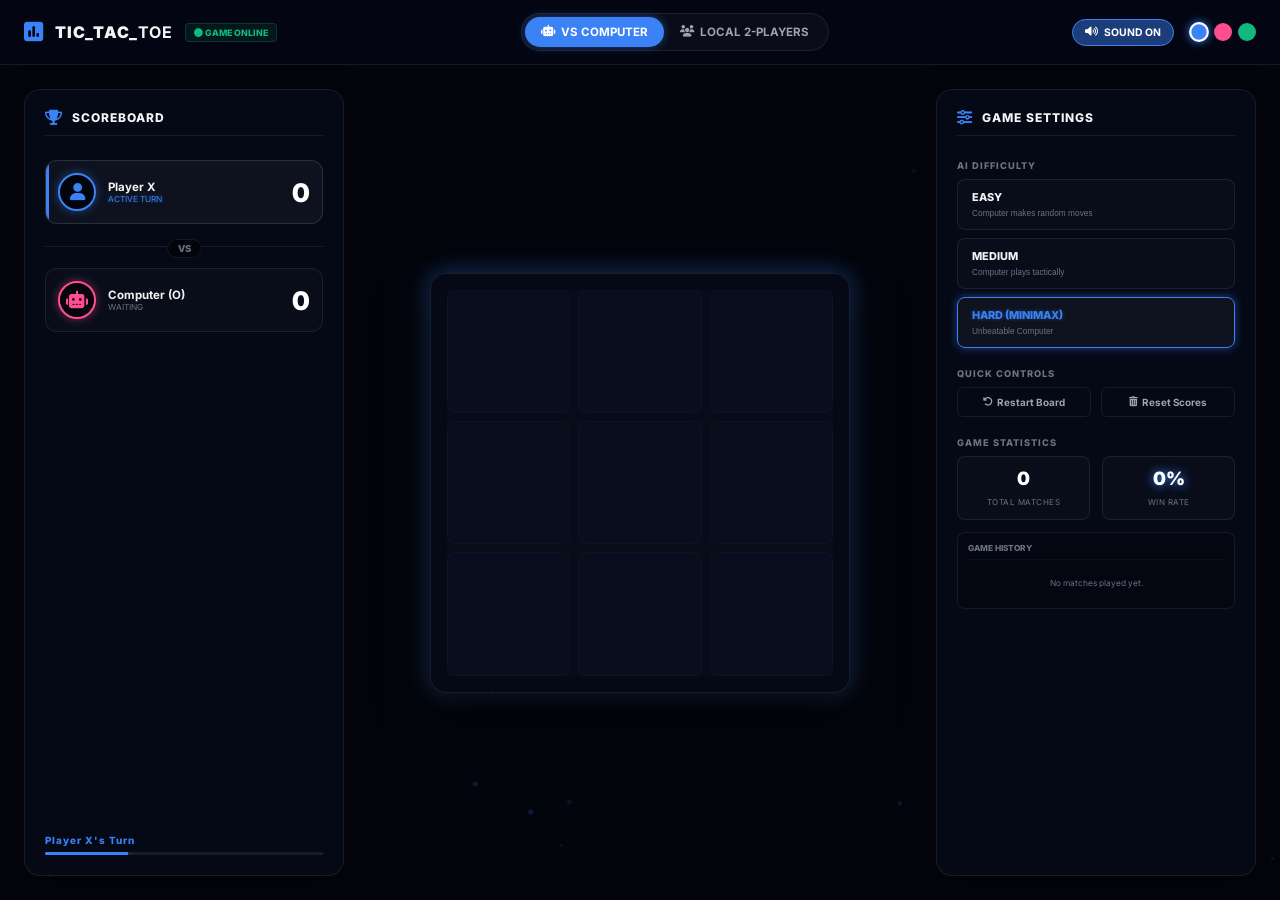
<file: index.html>
<!DOCTYPE html>
<html lang="en">
<head>
    <meta charset="UTF-8">
    <meta name="viewport" content="width=device-width, initial-scale=1.0">
    <title>Tic Tac Toe | Modern Responsive Game</title>
    <!-- Fonts -->
    <link rel="preconnect" href="https://fonts.googleapis.com">
    <link rel="preconnect" href="https://fonts.gstatic.com" crossorigin>
    <link href="https://fonts.googleapis.com/css2?family=Inter:wght@300;400;500;600;700;800;900&display=swap" rel="stylesheet">
    <!-- FontAwesome for High-End Icons -->
    <link rel="stylesheet" href="https://cdnjs.cloudflare.com/ajax/libs/font-awesome/6.4.0/css/all.min.css">
    <style>
        /* ==========================================================================
           NEON NEXUS RESPONSIVE REDESIGN STYLESHEET
           Ultra Premium Single-Page Tic Tac Toe CSS Framework
           ========================================================================== */

        /* 1. Global Color Tokens & Variables */
        :root {
            --bg-dark-core: #03050c;
            --bg-dark-panel: rgba(8, 12, 28, 0.7);
            --bg-dark-glass: rgba(10, 16, 36, 0.45);
            
            --neon-blue: #3b82f6;
            --neon-blue-glow: rgba(59, 130, 246, 0.45);
            
            --neon-pink: #ff4d8d;
            --neon-pink-glow: rgba(255, 77, 141, 0.45);
            
            --neon-green: #10b981;
            --neon-green-glow: rgba(16, 185, 129, 0.45);

            --border-glass: rgba(255, 255, 255, 0.08);
            --border-neon-active: var(--neon-blue);
            --accent-primary: var(--neon-blue);
            --accent-primary-glow: var(--neon-blue-glow);
            
            --text-primary: #f3f4f6;
            --text-secondary: #9ca3af;
            --text-muted: #6b7280;
            
            --font-display: 'Inter', sans-serif;
            --font-sans: 'Inter', sans-serif;
            
            --transition-smooth: all 0.35s cubic-bezier(0.25, 0.8, 0.25, 1);
            --transition-quick: all 0.15s ease;
        }

        /* Dynamic Class Theme Modifiers */
        body.neon-theme-blue {
            --accent-primary: var(--neon-blue);
            --accent-primary-glow: var(--neon-blue-glow);
            --border-neon-active: var(--neon-blue);
        }

        body.neon-theme-pink {
            --accent-primary: var(--neon-pink);
            --accent-primary-glow: var(--neon-pink-glow);
            --border-neon-active: var(--neon-pink);
        }

        body.neon-theme-green {
            --accent-primary: var(--neon-green);
            --accent-primary-glow: var(--neon-green-glow);
            --border-neon-active: var(--neon-green);
        }

        /* 2. Global Resets & Basics */
        * {
            box-sizing: border-box;
            margin: 0;
            padding: 0;
            user-select: none;
            -webkit-user-drag: none;
        }

        body {
            background-color: var(--bg-dark-core);
            color: var(--text-primary);
            font-family: var(--font-sans);
            min-height: 100vh;
            display: flex;
            flex-direction: column;
            overflow-x: hidden;
            position: relative;
        }

        /* Floating canvas particles background */
        #ambient-particles {
            position: fixed;
            top: 0;
            left: 0;
            width: 100%;
            height: 100%;
            z-index: 0;
            pointer-events: none;
            opacity: 0.35;
        }

        /* Custom Scrollbar */
        ::-webkit-scrollbar {
            width: 4px;
            height: 4px;
        }
        ::-webkit-scrollbar-track {
            background: var(--bg-dark-core);
        }
        ::-webkit-scrollbar-thumb {
            background: var(--border-glass);
            border-radius: 4px;
        }
        ::-webkit-scrollbar-thumb:hover {
            background: var(--accent-primary);
        }

        /* Micro Helpers */
        .font-orbitron { font-family: var(--font-display); }
        .text-pink { color: var(--neon-pink) !important; }
        .text-blue { color: var(--neon-blue) !important; }
        .text-green { color: var(--neon-green) !important; }
        .text-glow { text-shadow: 0 0 10px var(--accent-primary); }

        .glow-pulse {
            animation: glowPulse 2s infinite ease-in-out;
        }
        @keyframes glowPulse {
            0%, 100% {
                filter: drop-shadow(0 0 5px var(--accent-primary-glow));
                opacity: 0.8;
            }
            50% {
                filter: drop-shadow(0 0 15px var(--accent-primary));
                opacity: 1;
            }
        }

        /* 3. Glassmorphic structures */
        .glass-panel {
            background: var(--bg-dark-panel);
            backdrop-filter: blur(20px);
            -webkit-backdrop-filter: blur(20px);
            border: 1px solid var(--border-glass);
            border-radius: 16px;
            box-shadow: 0 8px 32px rgba(0, 0, 0, 0.4);
        }

        .glass-card {
            background: var(--bg-dark-glass);
            backdrop-filter: blur(12px);
            -webkit-backdrop-filter: blur(12px);
            border: 1px solid var(--border-glass);
            border-radius: 12px;
        }

        /* 4. Top Navbar Layouts */
        .game-navbar {
            height: 65px;
            background: rgba(4, 7, 20, 0.8);
            backdrop-filter: blur(16px);
            -webkit-backdrop-filter: blur(16px);
            border-bottom: 1px solid var(--border-glass);
            display: flex;
            justify-content: space-between;
            align-items: center;
            padding: 0 24px;
            z-index: 10;
        }

        .nav-left {
            display: flex;
            align-items: center;
            gap: 12px;
        }

        .logo {
            display: flex;
            align-items: center;
            gap: 10px;
            font-family: var(--font-display);
            font-size: 1rem;
            font-weight: 900;
            letter-spacing: 1px;
        }
        .logo i {
            font-size: 1.4rem;
            color: var(--accent-primary);
            transition: var(--transition-smooth);
        }

        .sys-badge {
            font-family: var(--font-display);
            font-size: 0.55rem;
            font-weight: 800;
            color: var(--neon-green);
            background: rgba(16, 185, 129, 0.1);
            padding: 3px 8px;
            border-radius: 4px;
            border: 1px solid rgba(16, 185, 129, 0.2);
        }

        .nav-center {
            display: flex;
        }

        .mode-selector-wrap {
            display: flex;
            background: rgba(255, 255, 255, 0.03);
            padding: 3px;
            border-radius: 20px;
            border: 1px solid var(--border-glass);
        }

        .mode-btn {
            background: transparent;
            border: none;
            padding: 8px 16px;
            border-radius: 16px;
            font-family: var(--font-display);
            font-size: 0.72rem;
            font-weight: 700;
            color: var(--text-secondary);
            cursor: pointer;
            transition: var(--transition-smooth);
            display: flex;
            align-items: center;
            gap: 6px;
        }
        .mode-btn.active {
            background: var(--accent-primary);
            color: #fff;
            box-shadow: 0 0 10px var(--accent-primary-glow);
        }

        .nav-right {
            display: flex;
            align-items: center;
            gap: 16px;
        }

        .nav-action-btn {
            background: rgba(255, 255, 255, 0.03);
            border: 1px solid var(--border-glass);
            padding: 6px 12px;
            border-radius: 16px;
            font-family: var(--font-display);
            font-size: 0.65rem;
            font-weight: 700;
            color: var(--text-secondary);
            cursor: pointer;
            transition: var(--transition-quick);
            display: flex;
            align-items: center;
            gap: 6px;
        }
        .nav-action-btn:hover {
            border-color: var(--accent-primary);
            color: #fff;
        }
        .nav-action-btn.active {
            background: var(--accent-primary-glow);
            border-color: var(--accent-primary);
            color: #fff;
        }

        .accent-selectors {
            display: flex;
            gap: 6px;
        }

        .color-btn {
            width: 18px;
            height: 18px;
            border-radius: 50%;
            border: 2px solid transparent;
            cursor: pointer;
            transition: var(--transition-quick);
        }
        .btn-blue { background-color: var(--neon-blue); }
        .btn-pink { background-color: var(--neon-pink); }
        .btn-green { background-color: var(--neon-green); }

        .color-btn.active {
            border-color: #fff;
            transform: scale(1.1);
            box-shadow: 0 0 8px var(--accent-primary);
        }

        /* ==========================================================================
           5. Main Responsive Grid Container
           ========================================================================== */
        .arena-container {
            flex: 1;
            display: flex;
            justify-content: center;
            align-items: stretch;
            gap: 24px;
            padding: 24px;
            max-width: 1300px;
            margin: 0 auto;
            width: 100%;
            z-index: 5;
        }

        .arena-panel {
            flex: 1;
            min-width: 250px;
            max-width: 320px;
            padding: 20px;
            display: flex;
            flex-direction: column;
            gap: 20px;
        }

        .panel-header {
            display: flex;
            align-items: center;
            gap: 10px;
            border-bottom: 1px solid var(--border-glass);
            padding-bottom: 10px;
            margin-bottom: 4px;
        }
        .panel-header i {
            color: var(--accent-primary);
            font-size: 0.95rem;
        }
        .panel-header span {
            font-family: var(--font-display);
            font-size: 0.75rem;
            font-weight: 800;
            letter-spacing: 1px;
        }

        /* --- Left Score Panel layouts --- */
        .score-card-wrapper {
            display: flex;
            flex-direction: column;
            gap: 12px;
        }

        .score-profile {
            background: rgba(255, 255, 255, 0.02);
            border: 1px solid var(--border-glass);
            border-radius: 12px;
            padding: 12px;
            display: flex;
            align-items: center;
            gap: 12px;
            transition: var(--transition-smooth);
            position: relative;
            overflow: hidden;
        }
        .score-profile::before {
            content: "";
            position: absolute;
            top: 0;
            left: 0;
            width: 3px;
            height: 100%;
            background: transparent;
        }

        .score-profile.active {
            background: rgba(255, 255, 255, 0.04);
            border-color: rgba(255,255,255,0.12);
        }
        .score-profile.active#profile-x::before { background: var(--neon-blue); }
        .score-profile.active#profile-o::before { background: var(--neon-pink); }
        .score-profile.active#profile-o.o-green::before { background: var(--neon-green); }

        .avatar {
            width: 38px;
            height: 38px;
            border-radius: 50%;
            display: flex;
            justify-content: center;
            align-items: center;
            font-size: 1.1rem;
            background: var(--bg-dark-core);
            border: 2px solid transparent;
        }
        .x-avatar {
            border-color: var(--neon-blue);
            color: var(--neon-blue);
            box-shadow: 0 0 10px var(--neon-blue-glow);
        }
        .o-avatar {
            border-color: var(--neon-pink);
            color: var(--neon-pink);
            box-shadow: 0 0 10px var(--neon-pink-glow);
        }
        .o-avatar.green-avatar {
            border-color: var(--neon-green);
            color: var(--neon-green);
            box-shadow: 0 0 10px var(--neon-green-glow);
        }

        .profile-details {
            flex: 1;
            display: flex;
            flex-direction: column;
        }

        .player-label {
            font-family: var(--font-display);
            font-size: 0.72rem;
            font-weight: 700;
        }

        .player-status {
            font-size: 0.52rem;
            color: var(--text-muted);
        }
        .active .player-status {
            color: var(--accent-primary);
            text-shadow: 0 0 5px var(--accent-primary-glow);
        }

        .player-score {
            font-size: 1.6rem;
            font-weight: 900;
            color: #fff;
        }

        .score-divider {
            text-align: center;
            position: relative;
        }
        .score-divider::before {
            content: "";
            position: absolute;
            top: 50%;
            left: 0;
            width: 100%;
            height: 1px;
            background: var(--border-glass);
            z-index: 1;
        }

        .vs-tag {
            background: var(--bg-dark-core);
            border: 1px solid var(--border-glass);
            padding: 3px 10px;
            border-radius: 20px;
            font-family: var(--font-display);
            font-size: 0.6rem;
            font-weight: 800;
            color: var(--text-muted);
            position: relative;
            z-index: 2;
        }

        .turn-meter-container {
            margin-top: auto;
        }

        .turn-status-text {
            font-size: 0.62rem;
            font-weight: 800;
            color: var(--accent-primary);
            letter-spacing: 1px;
            display: block;
            margin-bottom: 6px;
        }

        .meter-bar-track {
            width: 100%;
            height: 3px;
            background: var(--border-glass);
            border-radius: 2px;
            overflow: hidden;
        }

        .meter-bar-fill {
            width: 30%;
            height: 100%;
            background: var(--accent-primary);
            box-shadow: 0 0 8px var(--accent-primary);
            transition: var(--transition-smooth);
        }

        /* --- Center Play Board viewport --- */
        .arena-board-viewport {
            flex: 1.8;
            display: flex;
            justify-content: center;
            align-items: center;
        }

        .board-card {
            width: 100%;
            max-width: 420px;
            aspect-ratio: 1/1;
            padding: 16px;
            position: relative;
            box-shadow: 0 20px 50px rgba(0, 0, 0, 0.7),
                        0 0 25px var(--accent-primary-glow);
            transition: var(--transition-smooth);
        }

        .board-grid {
            display: grid;
            grid-template-columns: repeat(3, 1fr);
            grid-template-rows: repeat(3, 1fr);
            gap: 8px;
            width: 100%;
            height: 100%;
            background: rgba(255,255,255,0.01);
        }

        .grid-cell {
            background: rgba(10, 16, 36, 0.6);
            border: 1px solid rgba(255,255,255,0.02);
            border-radius: 8px;
            cursor: pointer;
            display: flex;
            justify-content: center;
            align-items: center;
            font-family: var(--font-display);
            font-size: 3.2rem;
            font-weight: 900;
            transition: var(--transition-quick);
            position: relative;
        }

        @media (hover: hover) {
            .grid-cell:hover {
                background: rgba(255, 255, 255, 0.03);
                border-color: rgba(255, 255, 255, 0.1);
            }

            /* Ghost Symbol Hover Previews */
            .grid-cell:not(.cell-x):not(.cell-o):hover::after {
                font-size: 2.8rem;
                opacity: 0.15;
                position: absolute;
                font-family: var(--font-display);
            }
            body.active-turn-x .grid-cell:not(.cell-x):not(.cell-o):hover::after {
                content: "X";
                color: var(--neon-blue);
                text-shadow: 0 0 10px var(--neon-blue-glow);
            }
            body.active-turn-o .grid-cell:not(.cell-x):not(.cell-o):hover::after {
                content: "O";
                color: var(--neon-pink);
                text-shadow: 0 0 10px var(--neon-pink-glow);
            }
            body.active-turn-o.neon-theme-green .grid-cell:not(.cell-x):not(.cell-o):hover::after {
                color: var(--neon-green);
                text-shadow: 0 0 10px var(--neon-green-glow);
            }
        }

        .grid-cell.cell-x {
            color: var(--neon-blue);
            text-shadow: 0 0 12px var(--neon-blue);
            animation: zoomCell 0.2s cubic-bezier(0.175, 0.885, 0.32, 1.275);
        }

        .grid-cell.cell-o {
            color: var(--neon-pink);
            text-shadow: 0 0 12px var(--neon-pink);
            animation: zoomCell 0.2s cubic-bezier(0.175, 0.885, 0.32, 1.275);
        }
        .grid-cell.cell-o.o-green {
            color: var(--neon-green);
            text-shadow: 0 0 12px var(--neon-green);
        }

        @keyframes zoomCell {
            from { transform: scale(0.6); opacity: 0; }
            to { transform: scale(1); opacity: 1; }
        }

        /* Result Overlays */
        .result-overlay {
            position: absolute;
            top: 16px;
            left: 16px;
            width: calc(100% - 32px);
            height: calc(100% - 32px);
            z-index: 50;
            display: none; /* Blocked via class toggles */
            flex-direction: column;
            justify-content: center;
            align-items: center;
            text-align: center;
            padding: 24px;
            border-color: var(--accent-primary);
            box-shadow: 0 0 25px var(--accent-primary-glow);
            animation: slideUp 0.35s cubic-bezier(0.175, 0.885, 0.32, 1.15);
        }

        .result-overlay.active {
            display: flex;
        }

        @keyframes slideUp {
            from { opacity: 0; transform: translateY(15px); }
            to { opacity: 1; transform: translateY(0); }
        }

        .overlay-graphic {
            font-size: 2.8rem;
            color: #ffd700;
            filter: drop-shadow(0 0 10px rgba(255, 215, 0, 0.5));
            margin-bottom: 12px;
        }

        .draw-graphic {
            color: var(--text-muted);
            filter: drop-shadow(0 0 6px rgba(255,255,255,0.05));
        }

        .overlay-title {
            font-size: 1.2rem;
            font-weight: 900;
            margin-bottom: 6px;
            letter-spacing: 1px;
        }

        .overlay-subtitle {
            font-size: 0.7rem;
            color: var(--text-secondary);
            margin-bottom: 20px;
            max-width: 250px;
            line-height: 1.4;
        }

        .overlay-actions {
            display: flex;
            flex-direction: column;
            gap: 8px;
            width: 100%;
            max-width: 180px;
        }

        .action-btn {
            font-family: var(--font-display);
            font-size: 0.72rem;
            font-weight: 700;
            padding: 10px;
            border-radius: 6px;
            border: none;
            cursor: pointer;
            transition: var(--transition-quick);
            display: flex;
            align-items: center;
            justify-content: center;
            gap: 6px;
        }

        @media (hover: hover) {
            .action-btn.primary:hover {
                box-shadow: 0 0 18px var(--accent-primary);
            }
            .action-btn.secondary:hover {
                border-color: var(--accent-primary);
                color: #fff;
            }
        }

        .action-btn.primary {
            background: var(--accent-primary);
            color: #fff;
            box-shadow: 0 0 10px var(--accent-primary-glow);
        }

        .action-btn.secondary {
            background: transparent;
            border: 1px solid var(--border-glass);
            color: var(--text-secondary);
        }

        /* --- Right Calibration side panel --- */
        .widget-label {
            font-family: var(--font-display);
            font-size: 0.58rem;
            font-weight: 800;
            letter-spacing: 1px;
            color: var(--text-muted);
            display: block;
            margin-bottom: 8px;
        }

        .difficulty-options {
            display: flex;
            flex-direction: column;
            gap: 8px;
        }

        .diff-btn {
            background: rgba(255, 255, 255, 0.02);
            border: 1px solid var(--border-glass);
            border-radius: 8px;
            padding: 10px 14px;
            text-align: left;
            cursor: pointer;
            transition: var(--transition-quick);
        }
        @media (hover: hover) {
            .diff-btn:hover {
                border-color: rgba(255,255,255,0.15);
            }
        }
        .diff-btn.active {
            background: rgba(255, 255, 255, 0.04);
            border-color: var(--accent-primary);
            box-shadow: 0 0 10px var(--accent-primary-glow);
        }

        .diff-title {
            font-family: var(--font-display);
            font-size: 0.68rem;
            font-weight: 800;
            display: block;
            color: var(--text-primary);
        }
        .active .diff-title {
            color: var(--accent-primary);
            text-shadow: 0 0 4px var(--accent-primary-glow);
        }

        .diff-desc {
            font-size: 0.52rem;
            color: var(--text-muted);
        }

        .quick-actions-wrapper .actions-row {
            display: grid;
            grid-template-columns: repeat(2, 1fr);
            gap: 10px;
        }

        .control-btn {
            background: transparent;
            border: 1px solid var(--border-glass);
            font-family: var(--font-display);
            font-size: 0.62rem;
            font-weight: 700;
            padding: 8px;
            border-radius: 6px;
            color: var(--text-secondary);
            cursor: pointer;
            transition: var(--transition-quick);
            display: flex;
            align-items: center;
            justify-content: center;
            gap: 4px;
        }
        @media (hover: hover) {
            .control-btn:hover {
                border-color: var(--accent-primary);
                color: #fff;
            }
            .nav-action-btn:hover {
                border-color: var(--accent-primary);
                color: #fff;
            }
        }

        /* Metrics and match history logs */
        .metrics-row {
            display: grid;
            grid-template-columns: repeat(2, 1fr);
            gap: 12px;
            margin-bottom: 12px;
        }

        .metric-item {
            background: rgba(255, 255, 255, 0.02);
            border: 1px solid var(--border-glass);
            border-radius: 8px;
            padding: 10px;
            text-align: center;
        }

        .metric-val {
            font-size: 1.15rem;
            font-weight: 900;
            display: block;
            color: #fff;
        }

        .metric-lbl {
            font-size: 0.5rem;
            letter-spacing: 0.5px;
            color: var(--text-muted);
        }

        .session-log-card {
            background: rgba(0, 0, 0, 0.2);
            border: 1px solid var(--border-glass);
            border-radius: 8px;
            padding: 10px;
        }

        .log-header {
            font-family: var(--font-display);
            font-size: 0.52rem;
            font-weight: 800;
            color: var(--text-muted);
            border-bottom: 1px solid rgba(255,255,255,0.03);
            padding-bottom: 6px;
            margin-bottom: 8px;
        }

        .log-entries-list {
            list-style: none;
            max-height: 85px;
            overflow-y: auto;
            display: flex;
            flex-direction: column;
            gap: 6px;
        }

        .log-item {
            font-size: 0.55rem;
            display: flex;
            justify-content: space-between;
            align-items: center;
            border-bottom: 1px solid rgba(255,255,255,0.01);
            padding-bottom: 4px;
        }
        .log-item span {
            color: var(--text-secondary);
        }
        .log-item .outcome-win { color: var(--neon-green); font-weight: bold; }
        .log-item .outcome-loss { color: var(--neon-pink); font-weight: bold; }
        .log-item .outcome-draw { color: var(--text-muted); }

        .empty-log-msg {
            font-size: 0.52rem;
            color: var(--text-muted);
            text-align: center;
            padding: 10px 0;
        }


        /* ==========================================================================
           6. RESPONSIVE BREAKPOINT MATRICES (Fully collapsed structures)
           ========================================================================== */

        @media (max-width: 850px) {
            /* Collapse side-by-side flex container into stacked column rows */
            .arena-container {
                flex-direction: column;
                padding: 12px;
                gap: 16px;
            }

            .arena-panel {
                max-width: 100%;
                width: 100%;
                padding: 16px;
            }

            /* Scoreboard collapses into thin horizontal flow row at top */
            .left-panel {
                order: 1; /* Place first at top */
            }

            .score-card-wrapper {
                flex-direction: row;
                justify-content: space-between;
                align-items: center;
                gap: 16px;
            }

            .score-profile {
                flex: 1;
                padding: 8px 12px;
            }

            .score-divider {
                display: none; /* Hide VS tag in compact view */
            }

            .turn-meter-container {
                margin-top: 12px;
            }

            /* Game board card stands centered */
            .arena-board-viewport {
                order: 2; /* Centered in middle */
                padding: 8px 0;
            }

            .board-card {
                max-width: 340px; /* Resize slightly for smaller viewports */
            }

            .grid-cell {
                font-size: 2.5rem; /* Slightly smaller cells */
            }

            /* Calibration controls panel drops below the board */
            .right-panel {
                order: 3; /* Bottom panel */
                display: grid;
                grid-template-columns: repeat(auto-fit, minmax(220px, 1fr));
                gap: 16px;
            }

            .ai-widget-wrapper {
                grid-column: span 1;
            }

            .quick-actions-wrapper {
                grid-column: span 1;
                justify-content: center;
                display: flex;
                flex-direction: column;
            }

            .match-metrics-panel {
                grid-column: span 2;
            }
        }

        /* Sub-breakpoints for small mobile smartphones */
        @media (max-width: 500px) {
            .game-navbar {
                padding: 0 12px;
                height: 55px;
            }

            .logo-text {
                font-size: 0.85rem;
            }
            
            .sys-badge {
                display: none; /* Clear screen real estate */
            }

            .mode-btn {
                padding: 6px 12px;
                font-size: 0.65rem;
            }

            .nav-action-btn {
                padding: 5px 8px;
                font-size: 0.6rem;
            }

            .right-panel {
                grid-template-columns: 1fr; /* Stack everything vertically */
            }

            .match-metrics-panel {
                grid-column: span 1;
            }

            .score-profile {
                padding: 6px 10px;
            }
            
            .avatar {
                width: 32px;
                height: 32px;
                font-size: 0.95rem;
            }

            .player-score {
                font-size: 1.35rem;
            }
        }

        /* Hide labels on small mobile phones to prevent horizontal navbar overflow */
        @media (max-width: 600px) {
            .btn-text {
                display: none;
            }
        }
    </style>
</head>
<body class="neon-theme-blue">
    <!-- Dynamic Ambient canvas for floating particle backglow -->
    <canvas id="ambient-particles"></canvas>

    <!-- Top Navigation Bar -->
    <nav class="game-navbar">
        <div class="nav-left">
            <div class="logo">
                <i class="fa-solid fa-square-poll-vertical glow-pulse"></i>
                <span class="logo-text">TIC_TAC_<strong>TOE</strong></span>
            </div>
            <span class="sys-badge"><i class="fa-solid fa-circle"></i> GAME ONLINE</span>
        </div>
        
        <div class="nav-center">
            <!-- Mode Toggle Switch -->
            <div class="mode-selector-wrap">
                <button id="btn-mode-ai" class="mode-btn active" onclick="setGameMode('vs-computer')">
                    <i class="fa-solid fa-robot"></i> <span class="btn-text">VS COMPUTER</span>
                </button>
                <button id="btn-mode-local" class="mode-btn" onclick="setGameMode('multiplayer')">
                    <i class="fa-solid fa-users"></i> <span class="btn-text">LOCAL 2-PLAYERS</span>
                </button>
            </div>
        </div>

        <div class="nav-right">
            <!-- Audio trigger -->
            <button id="nav-sfx-toggle" class="nav-action-btn active" onclick="toggleAudioSFX()">
                <i class="fa-solid fa-volume-high"></i> <span class="btn-text">SOUND ON</span>
            </button>
            
            <!-- Global Color Theme Selectors -->
            <div class="accent-selectors">
                <button class="color-btn btn-blue active" onclick="setAccentTheme('blue')"></button>
                <button class="color-btn btn-pink" onclick="setAccentTheme('pink')"></button>
                <button class="color-btn btn-green" onclick="setAccentTheme('green')"></button>
            </div>
        </div>
    </nav>

    <!-- Main Game Page Layout Arena -->
    <main class="arena-container">
        
        <!-- SIDE PANEL LEFT: SCOREBOARD & PLAYER INFORMATION -->
        <section class="arena-panel left-panel glass-panel">
            <div class="panel-header">
                <i class="fa-solid fa-trophy"></i>
                <span>SCOREBOARD</span>
            </div>
            
            <div class="score-card-wrapper">
                <!-- Player X profile -->
                <div class="score-profile active" id="profile-x">
                    <div class="avatar x-avatar"><i class="fa-solid fa-user"></i></div>
                    <div class="profile-details">
                        <span class="player-label">Player X</span>
                        <span class="player-status" id="status-x-text">ACTIVE TURN</span>
                    </div>
                    <div class="player-score" id="score-x-val">0</div>
                </div>

                <div class="score-divider">
                    <span class="vs-tag">VS</span>
                </div>

                <!-- Player O profile -->
                <div class="score-profile" id="profile-o">
                    <div class="avatar o-avatar" id="avatar-o-icon"><i class="fa-solid fa-robot"></i></div>
                    <div class="profile-details">
                        <span class="player-label" id="player-o-label">Computer (O)</span>
                        <span class="player-status" id="status-o-text">WAITING</span>
                    </div>
                    <div class="player-score" id="score-o-val">0</div>
                </div>
            </div>

            <!-- Current turn visual bar -->
            <div class="turn-meter-container">
                <span class="turn-status-text" id="turn-meter-lbl">Player X Turn</span>
                <div class="meter-bar-track">
                    <div class="meter-bar-fill" id="turn-meter-fill"></div>
                </div>
            </div>
        </section>

        <!-- CENTER PANEL: PLAY BOARD CONTAINER -->
        <section class="arena-board-viewport">
            <!-- Tic Tac Toe Interactive Board Card -->
            <div class="board-card glass-panel">
                
                <!-- Play grid -->
                <div class="board-grid" id="ttt-board">
                    <div class="grid-cell" data-index="0" onclick="makeMove(0)"></div>
                    <div class="grid-cell" data-index="1" onclick="makeMove(1)"></div>
                    <div class="grid-cell" data-index="2" onclick="makeMove(2)"></div>
                    <div class="grid-cell" data-index="3" onclick="makeMove(3)"></div>
                    <div class="grid-cell" data-index="4" onclick="makeMove(4)"></div>
                    <div class="grid-cell" data-index="5" onclick="makeMove(5)"></div>
                    <div class="grid-cell" data-index="6" onclick="makeMove(6)"></div>
                    <div class="grid-cell" data-index="7" onclick="makeMove(7)"></div>
                    <div class="grid-cell" data-index="8" onclick="makeMove(8)"></div>
                </div>

                <!-- Web game overlay for winners (Toggled via CSS active class) -->
                <div class="result-overlay glass-card" id="victory-overlay">
                    <div class="overlay-graphic glow-pulse"><i class="fa-solid fa-crown"></i></div>
                    <h3 class="overlay-title" id="victory-title">VICTORY!</h3>
                    <p class="overlay-subtitle" id="victory-desc">Player X won the match.</p>
                    <div class="overlay-actions">
                        <button class="action-btn primary" onclick="resetBoardArena()"><i class="fa-solid fa-play"></i> Play Again</button>
                        <button class="action-btn secondary" onclick="resetScores()"><i class="fa-solid fa-rotate-left"></i> Reset Scores</button>
                    </div>
                </div>

                <!-- Web game overlay for draws -->
                <div class="result-overlay glass-card" id="draw-overlay">
                    <div class="overlay-graphic draw-graphic"><i class="fa-solid fa-circle"></i></div>
                    <h3 class="overlay-title">IT'S A DRAW!</h3>
                    <p class="overlay-subtitle">The game ended in a tie.</p>
                    <div class="overlay-actions">
                        <button class="action-btn primary" onclick="resetBoardArena()"><i class="fa-solid fa-rotate-left"></i> Play Again</button>
                        <button class="action-btn secondary" onclick="resetScores()"><i class="fa-solid fa-rotate-left"></i> Reset Scores</button>
                    </div>
                </div>

            </div>
        </section>

        <!-- SIDE PANEL RIGHT: AI CONFIGURATION & OPERATIONS LOG -->
        <section class="arena-panel right-panel glass-panel">
            <div class="panel-header">
                <i class="fa-solid fa-sliders"></i>
                <span>GAME SETTINGS</span>
            </div>

            <!-- AI Strength levels widget -->
            <div class="ai-widget-wrapper" id="ai-controls-panel">
                <span class="widget-label">AI DIFFICULTY</span>
                <div class="difficulty-options">
                    <button class="diff-btn" id="btn-diff-easy" onclick="setAIDifficulty('easy')">
                        <span class="diff-title">EASY</span>
                        <span class="diff-desc">Computer makes random moves</span>
                    </button>
                    <button class="diff-btn" id="btn-diff-medium" onclick="setAIDifficulty('medium')">
                        <span class="diff-title">MEDIUM</span>
                        <span class="diff-desc">Computer plays tactically</span>
                    </button>
                    <button class="diff-btn active" id="btn-diff-hard" onclick="setAIDifficulty('hard')">
                        <span class="diff-title">HARD (MINIMAX)</span>
                        <span class="diff-desc">Unbeatable Computer</span>
                    </button>
                </div>
            </div>

            <!-- Arena Actions Panel -->
            <div class="quick-actions-wrapper">
                <span class="widget-label">QUICK CONTROLS</span>
                <div class="actions-row">
                    <button class="control-btn" onclick="resetBoardArena()"><i class="fa-solid fa-rotate-left"></i> Restart Board</button>
                    <button class="control-btn" onclick="resetScores()"><i class="fa-solid fa-trash-can"></i> Reset Scores</button>
                </div>
            </div>

            <!-- Live Session logs dashboard metrics -->
            <div class="match-metrics-panel">
                <span class="widget-label">GAME STATISTICS</span>
                <div class="metrics-row">
                    <div class="metric-item">
                        <span class="metric-val" id="metric-games">0</span>
                        <span class="metric-lbl">TOTAL MATCHES</span>
                    </div>
                    <div class="metric-item">
                        <span class="metric-val text-glow" id="metric-winrate">0%</span>
                        <span class="metric-lbl">WIN RATE</span>
                    </div>
                </div>
                <div class="session-log-card">
                    <div class="log-header">GAME HISTORY</div>
                    <ul class="log-entries-list" id="session-log-list">
                        <li class="empty-log-msg">No matches played yet.</li>
                    </ul>
                </div>
            </div>
        </section>

    </main>

    <!-- Core Interactive Script Logic -->
    <script>
        /* ==========================================================================
           NEON NEXUS RESPONSIVE REDESIGN JAVASCRIPT
           Playable Board State, Unbeatable Minimax AI, and Web Audio SFX Synthesizer
           ========================================================================== */

        // 1. Core State variables
        let board = ['', '', '', '', '', '', '', '', ''];
        let gameActive = true;
        let currentPlayer = 'X'; // X always goes first
        let gameMode = 'vs-computer'; // 'vs-computer' | 'multiplayer'
        let aiDifficulty = 'hard'; // 'easy' | 'medium' | 'hard'

        let scoreX = 0;
        let scoreO = 0;
        let totalMatches = 0;
        let sfxEnabled = true;

        // Web Audio Context
        let audioCtx = null;

        // Background Ambient Particles
        let canvas = null;
        let ctx = null;
        let particles = [];
        const PARTICLE_COUNT = 35;

        // Winning combos
        const WIN_LINES = [
            [0, 1, 2], [3, 4, 5], [6, 7, 8], // Rows
            [0, 3, 6], [1, 4, 7], [2, 5, 8], // Columns
            [0, 4, 8], [2, 4, 6]             // Diagonals
        ];

        // Initialize on load
        window.addEventListener('DOMContentLoaded', () => {
            initCanvasParticles();
            resetBoardArena();
            updateScoreUI();
        });

        // --- 2. Web Audio API Synthesizer (AAA Gaming SFX Effects) ---
        function initAudio() {
            if (!audioCtx) {
                audioCtx = new (window.AudioContext || window.webkitAudioContext)();
            }
            if (audioCtx.state === 'suspended') {
                audioCtx.resume();
            }
        }

        function playSoundTone(freqStart, freqEnd, duration, type = 'sine', volume = 0.1) {
            if (!sfxEnabled) return;
            try {
                initAudio();
                const osc = audioCtx.createOscillator();
                const gainNode = audioCtx.createGain();

                osc.type = type;
                osc.frequency.setValueAtTime(freqStart, audioCtx.currentTime);

                if (freqEnd && freqStart !== freqEnd) {
                    osc.frequency.exponentialRampToValueAtTime(freqEnd, audioCtx.currentTime + duration);
                }

                gainNode.gain.setValueAtTime(volume, audioCtx.currentTime);
                gainNode.gain.exponentialRampToValueAtTime(0.0001, audioCtx.currentTime + duration);

                osc.connect(gainNode);
                gainNode.connect(audioCtx.destination);

                osc.start();
                osc.stop(audioCtx.currentTime + duration);
            } catch (e) {
                console.warn("Audio Context blocked:", e);
            }
        }

        function playSound(type) {
            if (!sfxEnabled) return;

            switch(type) {
                case 'click-x':
                    // High sweep click laser beep
                    playSoundTone(900, 300, 0.12, 'sine', 0.18);
                    break;
                case 'click-o':
                    // Lower electronic tone click
                    playSoundTone(500, 150, 0.15, 'triangle', 0.15);
                    break;
                case 'win':
                    // Uplifting arpeggio chord
                    setTimeout(() => playSoundTone(523.25, 523.25, 0.15, 'sine', 0.12), 0);
                    setTimeout(() => playSoundTone(659.25, 659.25, 0.15, 'sine', 0.12), 90);
                    setTimeout(() => playSoundTone(783.99, 783.99, 0.15, 'sine', 0.12), 180);
                    setTimeout(() => playSoundTone(1046.50, 1400, 0.45, 'sine', 0.18), 270);
                    break;
                case 'draw':
                    // Low digital flatline tone
                    playSoundTone(180, 95, 0.45, 'sawtooth', 0.12);
                    break;
                case 'nav':
                    // Interface navigation sweep
                    playSoundTone(800, 1200, 0.08, 'sine', 0.08);
                    break;
            }
        }

        function toggleAudioSFX() {
            sfxEnabled = !sfxEnabled;
            const btn = document.getElementById('nav-sfx-toggle');
            
            if (sfxEnabled) {
                initAudio();
                btn.innerHTML = `<i class="fa-solid fa-volume-high"></i> <span class="btn-text">SOUND ON</span>`;
                btn.classList.add('active');
                playSound('nav');
            } else {
                btn.innerHTML = `<i class="fa-solid fa-volume-xmark"></i> <span class="btn-text">SOUND OFF</span>`;
                btn.classList.remove('active');
            }
        }

        // --- 3. Mode & Accent Customizers ---
        function setGameMode(mode) {
            if (gameMode === mode) return;
            gameMode = mode;
            playSound('nav');

            // Highlight menu button
            document.getElementById('btn-mode-ai').classList.remove('active');
            document.getElementById('btn-mode-local').classList.remove('active');

            if (mode === 'vs-computer') {
                document.getElementById('btn-mode-ai').classList.add('active');
                document.getElementById('ai-controls-panel').style.opacity = '1';
                document.getElementById('ai-controls-panel').style.pointerEvents = 'all';
                document.getElementById('player-o-label').textContent = 'Computer (O)';
                document.getElementById('avatar-o-icon').innerHTML = `<i class="fa-solid fa-robot"></i>`;
            } else {
                document.getElementById('btn-mode-local').classList.add('active');
                document.getElementById('ai-controls-panel').style.opacity = '0.4';
                document.getElementById('ai-controls-panel').style.pointerEvents = 'none';
                document.getElementById('player-o-label').textContent = 'Player O (Local)';
                document.getElementById('avatar-o-icon').innerHTML = `<i class="fa-solid fa-user"></i>`;
            }

            resetScores();
        }

        function setAccentTheme(color) {
            playSound('nav');
            document.body.className = `neon-theme-${color}`;

            // Highlight color btn
            document.querySelectorAll('.accent-selectors .color-btn').forEach(btn => {
                btn.classList.remove('active');
                if (btn.classList.contains(`btn-${color}`)) btn.classList.add('active');
            });

            // Mirror in avatar O icon
            const oAvatar = document.querySelector('.o-avatar');
            if (oAvatar) {
                oAvatar.className = (color === 'green') ? 'avatar o-avatar green-avatar' : 'avatar o-avatar';
            }

            const oProfile = document.getElementById('profile-o');
            if (oProfile) {
                oProfile.className = (color === 'green') ? 'score-profile o-green' : 'score-profile';
            }
        }

        // --- 4. Interactive Core Game loop ---
        function makeMove(cellIndex) {
            if (!gameActive || board[cellIndex] !== '') return;

            // Block human clicks during AI think-time
            if (gameMode === 'vs-computer' && currentPlayer === 'O') return;

            board[cellIndex] = currentPlayer;
            playSound(currentPlayer === 'X' ? 'click-x' : 'click-o');

            // Render token
            const cellEl = document.querySelector(`.grid-cell[data-index="${cellIndex}"]`);
            if (cellEl) {
                cellEl.textContent = currentPlayer;
                cellEl.classList.add(currentPlayer === 'X' ? 'cell-x' : 'cell-y');
                if (currentPlayer === 'O' && document.body.classList.contains('neon-theme-green')) {
                    cellEl.classList.add('o-green');
                }
            }

            if (evaluateGameOutcome()) return;

            // Rotate player turns
            currentPlayer = (currentPlayer === 'X') ? 'O' : 'X';
            updateTurnBar();

            // AI routine if appropriate
            if (gameMode === 'vs-computer' && currentPlayer === 'O') {
                setTimeout(triggerAIMove, 500);
            }
        }

        function triggerAIMove() {
            if (!gameActive) return;

            const bestMoveIndex = getOptimalMove(board, aiDifficulty);
            board[bestMoveIndex] = 'O';
            playSound('click-o');

            const cellEl = document.querySelector(`.grid-cell[data-index="${bestMoveIndex}"]`);
            if (cellEl) {
                cellEl.textContent = 'O';
                cellEl.classList.add('cell-o');
                if (document.body.classList.contains('neon-theme-green')) {
                    cellEl.classList.add('o-green');
                }
            }

            if (evaluateGameOutcome()) return;

            currentPlayer = 'X';
            updateTurnBar();
        }

        function updateTurnBar() {
            // Add turn hint classes to body for responsive hover preview glows
            document.body.classList.remove('active-turn-x', 'active-turn-o');
            document.body.classList.add(currentPlayer === 'X' ? 'active-turn-x' : 'active-turn-o');

            // Score profile highlights
            document.getElementById('profile-x').classList.remove('active');
            document.getElementById('profile-o').classList.remove('active');
            
            const textEl = document.getElementById('turn-meter-lbl');
            const fillEl = document.getElementById('turn-meter-fill');
            
            if (currentPlayer === 'X') {
                document.getElementById('profile-x').classList.add('active');
                document.getElementById('status-x-text').textContent = 'ACTIVE TURN';
                document.getElementById('status-o-text').textContent = 'WAITING';
                
                if (textEl) textEl.textContent = "Player X's Turn";
                if (fillEl) {
                    fillEl.style.width = '30%';
                    fillEl.style.backgroundColor = 'var(--neon-blue)';
                    fillEl.style.boxShadow = '0 0 8px var(--neon-blue)';
                }
            } else {
                document.getElementById('profile-o').classList.add('active');
                document.getElementById('status-o-text').textContent = 'ACTIVE TURN';
                document.getElementById('status-x-text').textContent = 'WAITING';
                
                if (textEl) textEl.textContent = (gameMode === 'vs-computer') ? "Computer's Turn" : "Player O's Turn";
                if (fillEl) {
                    fillEl.style.width = '70%';
                    fillEl.style.backgroundColor = 'var(--neon-pink)';
                    fillEl.style.boxShadow = '0 0 8px var(--neon-pink)';
                }
            }
        }

        // Win and draw conditions checking
        function evaluateGameOutcome() {
            const win = scanWin(board);
            if (win) {
                gameActive = false;
                highlightWinningCells(win.line);
                playSound('win');
                
                setTimeout(() => {
                    showResultOverlay('win', win.player);
                }, 550);
                return true;
            }

            const draw = scanDraw(board);
            if (draw) {
                gameActive = false;
                playSound('draw');
                setTimeout(() => {
                    showResultOverlay('draw');
                }, 300);
                return true;
            }

            return false;
        }

        function highlightWinningCells(indices) {
            const cells = document.querySelectorAll('.grid-cell');
            indices.forEach(idx => {
                cells[idx].style.boxShadow = '0 0 15px var(--accent-primary)';
                cells[idx].style.borderColor = 'var(--accent-primary)';
            });
        }

        function showResultOverlay(outcome, winnerSymbol = null) {
            if (outcome === 'win') {
                const overlay = document.getElementById('victory-overlay');
                const title = document.getElementById('victory-title');
                const desc = document.getElementById('victory-desc');
                
                if (gameMode === 'vs-computer') {
                    if (winnerSymbol === 'X') {
                        title.textContent = 'VICTORY!';
                        desc.textContent = `Player X beat the Computer on ${aiDifficulty} difficulty.`;
                        scoreX++;
                        appendLogEntry('VS Computer', `Computer (${aiDifficulty})`, 'WIN');
                    } else {
                        title.textContent = 'DEFEAT!';
                        desc.textContent = `The Computer defeated Player X.`;
                        scoreO++;
                        appendLogEntry('VS Computer', `Computer (${aiDifficulty})`, 'LOSS');
                    }
                } else {
                    // Local 2 players
                    title.textContent = `PLAYER ${winnerSymbol} WINS!`;
                    desc.textContent = `Player ${winnerSymbol} won the match.`;
                    if (winnerSymbol === 'X') scoreX++;
                    else scoreO++;
                    appendLogEntry('Local 2P', `Player O`, winnerSymbol === 'X' ? 'WIN' : 'LOSS');
                }
                overlay.classList.add('active');
                
            } else if (outcome === 'draw') {
                const overlay = document.getElementById('draw-overlay');
                overlay.classList.add('active');
                
                if (gameMode === 'vs-computer') {
                    appendLogEntry('VS Computer', `Computer (${aiDifficulty})`, 'DRAW');
                } else {
                    appendLogEntry('Local 2P', 'Player O', 'DRAW');
                }
            }
            
            totalMatches++;
            updateScoreUI();
        }

        function updateScoreUI() {
            document.getElementById('score-x-val').textContent = scoreX;
            document.getElementById('score-o-val').textContent = scoreO;
            document.getElementById('metric-games').textContent = totalMatches;
            
            const winrateEl = document.getElementById('metric-winrate');
            const rate = (totalMatches > 0) ? Math.round((scoreX / totalMatches) * 100) : 0;
            if (winrateEl) winrateEl.textContent = `${rate}%`;
        }

        function resetBoardArena() {
            board = ['', '', '', '', '', '', '', '', ''];
            gameActive = true;
            currentPlayer = 'X';

            // Clear overlay cards
            document.getElementById('victory-overlay').classList.remove('active');
            document.getElementById('draw-overlay').classList.remove('active');

            // Clean grid nodes
            document.querySelectorAll('.grid-cell').forEach(cell => {
                cell.textContent = '';
                cell.className = 'grid-cell';
                cell.style.boxShadow = '';
                cell.style.borderColor = '';
            });

            updateTurnBar();
        }

        function resetScores() {
            scoreX = 0;
            scoreO = 0;
            totalMatches = 0;
            
            // Clear list
            document.getElementById('session-log-list').innerHTML = `<li class="empty-log-msg">No matches played yet.</li>`;
            
            updateScoreUI();
            resetBoardArena();
        }

        // Add history entries
        function appendLogEntry(mode, opponent, outcome) {
            const list = document.getElementById('session-log-list');
            const emptyMsg = list.querySelector('.empty-log-msg');
            if (emptyMsg) emptyMsg.remove();

            const timestamp = new Date().toLocaleTimeString([], { hour: '2-digit', minute: '2-digit', second: '2-digit' });
            let spanClass = 'outcome-draw';
            if (outcome === 'WIN') spanClass = 'outcome-win';
            if (outcome === 'LOSS') spanClass = 'outcome-loss';

            const item = document.createElement('li');
            item.className = 'log-item';
            item.innerHTML = `
                <span>[${timestamp}] ${mode} vs ${opponent}</span>
                <span class="${spanClass}">${outcome}</span>
            `;

            list.insertBefore(item, list.firstChild);
            
            // Cap at 4 logs
            if (list.children.length > 4) {
                list.lastChild.remove();
            }
        }

        // AI Difficulty setting
        function setAIDifficulty(diff) {
            if (aiDifficulty === diff) return;
            aiDifficulty = diff;
            playSound('nav');

            document.getElementById('btn-diff-easy').classList.remove('active');
            document.getElementById('btn-diff-medium').classList.remove('active');
            document.getElementById('btn-diff-hard').classList.remove('active');

            document.getElementById(`btn-diff-${diff}`).classList.add('active');

            resetBoardArena();
        }

        // --- 5. Unbeatable AI Algorithms (Minimax) ---
        function getOptimalMove(boardState, difficulty) {
            if (difficulty === 'easy') {
                return findRandomMove(boardState);
            }
            
            if (difficulty === 'medium') {
                // Defensive blocks and immediate win sweeps
                for (let i = 0; i < 9; i++) {
                    if (boardState[i] === '') {
                        boardState[i] = 'O';
                        if (scanWin(boardState)) {
                            boardState[i] = '';
                            return i;
                        }
                        boardState[i] = '';
                    }
                }
                for (let i = 0; i < 9; i++) {
                    if (boardState[i] === '') {
                        boardState[i] = 'X';
                        if (scanWin(boardState)) {
                            boardState[i] = '';
                            return i;
                        }
                        boardState[i] = '';
                    }
                }
                if (boardState[4] === '') return 4; // Center
                return findRandomMove(boardState);
            }

            // Minimax unbeatable hard bot
            let bestVal = -Infinity;
            let targetMove = -1;

            for (let i = 0; i < 9; i++) {
                if (boardState[i] === '') {
                    boardState[i] = 'O';
                    let moveVal = minimaxEvaluate(boardState, 0, false);
                    boardState[i] = '';

                    if (moveVal > bestVal) {
                        bestVal = moveVal;
                        targetMove = i;
                    }
                }
            }
            return targetMove;
        }

        function findRandomMove(boardState) {
            let empty = [];
            for (let i = 0; i < 9; i++) {
                if (boardState[i] === '') empty.push(i);
            }
            return empty[Math.floor(Math.random() * empty.length)];
        }

        function minimaxEvaluate(tempBoard, depth, isMax) {
            const win = scanWin(tempBoard);
            if (win) {
                return (win.player === 'O') ? (10 - depth) : (depth - 10);
            }
            if (scanDraw(tempBoard)) return 0;

            if (isMax) {
                let best = -Infinity;
                for (let i = 0; i < 9; i++) {
                    if (tempBoard[i] === '') {
                        tempBoard[i] = 'O';
                        let score = minimaxEvaluate(tempBoard, depth + 1, false);
                        tempBoard[i] = '';
                        best = Math.max(score, best);
                    }
                }
                return best;
            } else {
                let best = Infinity;
                for (let i = 0; i < 9; i++) {
                    if (tempBoard[i] === '') {
                        tempBoard[i] = 'X';
                        let score = minimaxEvaluate(tempBoard, depth + 1, true);
                        tempBoard[i] = '';
                        best = Math.min(score, best);
                    }
                }
                return best;
            }
        }

        function scanWin(boardState) {
            for (let line of WIN_LINES) {
                const [a, b, c] = line;
                if (boardState[a] && boardState[a] === boardState[b] && boardState[a] === boardState[c]) {
                    return { player: boardState[a], line: line };
                }
            }
            return null;
        }

        function scanDraw(boardState) {
            return boardState.every(c => c !== '');
        }

        // --- 6. Ambient Canvas Particles ---
        function initCanvasParticles() {
            canvas = document.getElementById('ambient-particles');
            if (!canvas) return;

            ctx = canvas.getContext('2d');
            adjustCanvasSize();
            window.addEventListener('resize', adjustCanvasSize);

            for (let i = 0; i < PARTICLE_COUNT; i++) {
                particles.push(new LightParticle());
            }

            animateParticles();
        }

        function adjustCanvasSize() {
            if (canvas) {
                canvas.width = window.innerWidth;
                canvas.height = window.innerHeight;
            }
        }

        class LightParticle {
            constructor() {
                this.reset();
            }
            reset() {
                this.x = Math.random() * canvas.width;
                this.y = Math.random() * canvas.height;
                this.vx = (Math.random() - 0.5) * 0.35;
                this.vy = (Math.random() - 0.5) * 0.35;
                this.radius = Math.random() * 2 + 0.8;
                this.alpha = Math.random() * 0.45 + 0.1;
            }
            update() {
                this.x += this.vx;
                this.y += this.vy;
                if (this.x < 0 || this.x > canvas.width) this.vx *= -1;
                if (this.y < 0 || this.y > canvas.height) this.vy *= -1;
            }
            draw() {
                ctx.beginPath();
                let fill = 'rgba(59, 130, 246, ';
                let accent = document.body.className;
                if (accent.includes('pink')) fill = 'rgba(255, 77, 141, ';
                if (accent.includes('green')) fill = 'rgba(16, 185, 129, ';

                ctx.arc(this.x, this.y, this.radius, 0, Math.PI * 2);
                ctx.fillStyle = fill + this.alpha + ')';
                ctx.fill();
            }
        }

        function animateParticles() {
            ctx.clearRect(0, 0, canvas.width, canvas.height);
            particles.forEach(p => {
                p.update();
                p.draw();
            });
            requestAnimationFrame(animateParticles);
        }
    </script>
</body>
</html>
</file>
